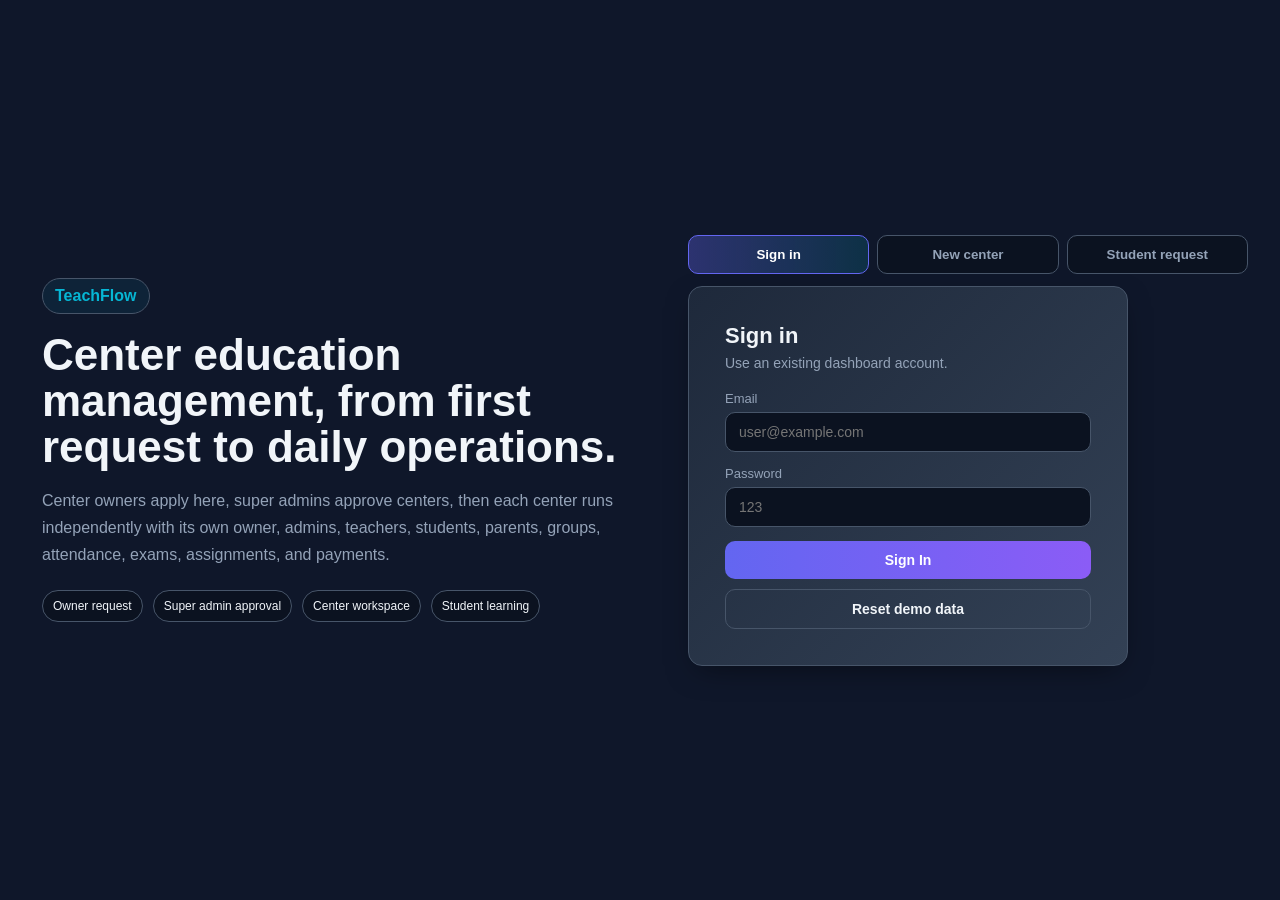
<file: Center Education Management/wwwroot/ecmp/index.html>
<!DOCTYPE html>
<html lang="en">
<head>
<meta charset="UTF-8">
<title>TeachFlow</title>
<meta name="viewport" content="width=device-width,initial-scale=1">
<link rel="stylesheet" href="css/style.css">
</head>
<body>
<div class="auth-shell">
  <section class="auth-hero">
    <div class="brand-mark">TeachFlow</div>
    <h1>Center education management, from first request to daily operations.</h1>
    <p>Center owners apply here, super admins approve centers, then each center runs independently with its own owner, admins, teachers, students, parents, groups, attendance, exams, assignments, and payments.</p>
    <div class="auth-flow">
      <span>Owner request</span>
      <span>Super admin approval</span>
      <span>Center workspace</span>
      <span>Student learning</span>
    </div>
  </section>

  <section class="auth-panel">
    <div class="auth-tabs">
      <button class="auth-tab active" data-auth-tab="login">Sign in</button>
      <button class="auth-tab" data-auth-tab="owner">New center</button>
      <button class="auth-tab" data-auth-tab="student">Student request</button>
    </div>

    <div class="auth-card pane active" id="pane-login">
      <h2>Sign in</h2>
      <p class="sub">Use an existing dashboard account.</p>
      <div class="field"><label>Email</label><input id="email" class="input" placeholder="user@example.com"></div>
      <div class="field"><label>Password</label><input id="password" type="password" class="input" placeholder="123"></div>
      <button class="btn full" id="btnLogin">Sign In</button>
      <button class="btn ghost full" id="resetDemo" style="margin-top:10px">Reset demo data</button>
    </div>

    <div class="auth-card pane" id="pane-owner">
      <h2>Request a center</h2>
      <p class="sub">This request appears for the super admin to approve or reject.</p>
      <div class="grid-2">
        <div class="field"><label>Center name</label><input id="orCenter" class="input" placeholder="Bright Future Center"></div>
        <div class="field"><label>Owner name</label><input id="orOwner" class="input" placeholder="Ahmed Ali"></div>
        <div class="field"><label>Owner email</label><input id="orEmail" class="input" type="email" placeholder="owner@example.com"></div>
        <div class="field"><label>Phone</label><input id="orPhone" class="input" placeholder="01000000000"></div>
        <div class="field"><label>City</label><input id="orCity" class="input" placeholder="Cairo"></div>
        <div class="field"><label>Address</label><input id="orAddress" class="input" placeholder="Street, area"></div>
      </div>
      <button class="btn full" id="btnOwnerRequest">Send center request</button>
    </div>

    <div class="auth-card pane" id="pane-student">
      <h2>Student registration</h2>
      <p class="sub">The selected center admin will receive this as a student lead.</p>
      <div class="grid-2">
        <div class="field"><label>Student name</label><input id="srName" class="input" placeholder="Student full name"></div>
        <div class="field"><label>Phone</label><input id="srPhone" class="input" placeholder="01000000000"></div>
        <div class="field"><label>Email</label><input id="srEmail" class="input" type="email" placeholder="student@example.com"></div>
        <div class="field"><label>Parent phone</label><input id="srParentPhone" class="input" placeholder="Parent phone"></div>
        <div class="field"><label>Stage</label><input id="srStage" class="input" placeholder="Secondary 3"></div>
        <div class="field"><label>Subject</label><input id="srSubject" class="input" placeholder="Mathematics"></div>
      </div>
      <div class="field"><label>Center</label><select id="srCenter"></select></div>
      <button class="btn full" id="btnStudentRequest">Send student request</button>
    </div>
  </section>
</div>

<script src="js/app.js"></script>
<script>
const dash = {
  super_admin: 'dashboards/super-admin.html',
  center_owner: 'dashboards/center-owner.html',
  center_admin: 'dashboards/center-admin.html',
  teacher: 'dashboards/teacher.html',
  assistant: 'dashboards/assistant.html',
  student: 'dashboards/student.html',
  parent: 'dashboards/parent.html',
};

function showPane(name){
  document.querySelectorAll('.auth-tab').forEach(b=>b.classList.toggle('active', b.dataset.authTab===name));
  document.querySelectorAll('.pane').forEach(p=>p.classList.remove('active'));
  document.getElementById('pane-'+name).classList.add('active');
}

function fillCenters(){
  const d = DB.get();
  document.getElementById('srCenter').innerHTML = d.centers
    .filter(c=>String(c.status).toLowerCase()==='active')
    .map(c=>`<option value="${c.id}">${c.name} - ${c.city || ''}</option>`)
    .join('') || '<option value="">No active centers yet</option>';
}

document.querySelectorAll('.auth-tab').forEach(b=> b.onclick = ()=> showPane(b.dataset.authTab));
fillCenters();

document.getElementById('btnLogin').onclick = ()=>{
  const email = document.getElementById('email').value.trim();
  const pwd = document.getElementById('password').value;
  if(!email||!pwd) return UI.toast('Enter email & password','error');
  const u = Auth.login(email, pwd);
  if(!u) return UI.toast('Invalid credentials','error');
  UI.toast('Welcome '+u.name);
  setTimeout(()=> window.location.href = dash[u.role] || 'index.html', 500);
};

document.getElementById('btnOwnerRequest').onclick = ()=>{
  const d = DB.get();
  const centerName = document.getElementById('orCenter').value.trim();
  const ownerName = document.getElementById('orOwner').value.trim();
  const ownerEmail = document.getElementById('orEmail').value.trim();
  const contactPhone = document.getElementById('orPhone').value.trim();
  const city = document.getElementById('orCity').value.trim();
  const address = document.getElementById('orAddress').value.trim();
  if(!centerName || !ownerName || !ownerEmail || !contactPhone || !city || !address) return UI.toast('Complete the center request form','error');
  d.centerRequests.push({
    id: Date.now(), centerName, ownerName, ownerEmail, contactPhone, city, address,
    state: 'waiting', createdAt: new Date().toISOString().slice(0,10)
  });
  DB.commit();
  UI.toast('Request sent to super admin');
  ['orCenter','orOwner','orEmail','orPhone','orCity','orAddress'].forEach(id=>document.getElementById(id).value='');
  showPane('login');
};

document.getElementById('btnStudentRequest').onclick = ()=>{
  const d = DB.get();
  const centerId = +document.getElementById('srCenter').value;
  const name = document.getElementById('srName').value.trim();
  const phone = document.getElementById('srPhone').value.trim();
  const email = document.getElementById('srEmail').value.trim();
  const parentPhone = document.getElementById('srParentPhone').value.trim();
  const stage = document.getElementById('srStage').value.trim();
  const subject = document.getElementById('srSubject').value.trim();
  if(!centerId || !name || !phone || !stage || !subject) return UI.toast('Complete the student request form','error');
  d.studentLeads.push({
    id: Date.now(), name, phone, email, parentPhone, stage, subject,
    status: 'new', centerId, createdAt: new Date().toISOString().slice(0,10)
  });
  DB.commit();
  UI.toast('Student request sent to center admin');
  ['srName','srPhone','srEmail','srParentPhone','srStage','srSubject'].forEach(id=>document.getElementById(id).value='');
  showPane('login');
};

document.getElementById('resetDemo').onclick = ()=>{
  UI.confirm('Reset all demo data?', ()=>{
    DB.reset();
    UI.toast('Demo data reset');
    setTimeout(()=>location.reload(), 400);
  });
};
</script>
</body>
</html>
</file>
<file: Center Education Management/wwwroot/ecmp/css/style.css>
:root{
  --bg:#0f172a; --panel:#1e293b; --panel2:#334155; --line:#475569;
  --text:#f1f5f9; --muted:#94a3b8;
  --primary:#6366f1; --primary-2:#8b5cf6; --accent:#06b6d4;
  --success:#10b981; --warn:#f59e0b; --danger:#ef4444;
  --radius:14px; --shadow:0 10px 30px -10px rgba(0,0,0,.5);
}
*{box-sizing:border-box}
html,body{margin:0;padding:0;background:var(--bg);color:var(--text);font-family:'Segoe UI',Tahoma,sans-serif;min-height:100vh}
a{color:var(--accent);text-decoration:none}
button{font-family:inherit;cursor:pointer;border:0}
.container{max-width:1280px;margin:0 auto;padding:24px}
.row{display:flex;gap:16px;flex-wrap:wrap}
.center{display:flex;align-items:center;justify-content:center;min-height:100vh;padding:24px}
.auth-shell{min-height:100vh;display:grid;grid-template-columns:minmax(320px,1fr) minmax(360px,560px);gap:28px;align-items:center;padding:32px;max-width:1280px;margin:0 auto}
.auth-hero{padding:20px 10px}
.brand-mark{display:inline-flex;padding:8px 12px;border:1px solid var(--line);border-radius:999px;color:var(--accent);font-weight:700;margin-bottom:18px;background:rgba(6,182,212,.08)}
.auth-hero h1{font-size:44px;line-height:1.05;margin:0 0 16px;max-width:740px}
.auth-hero p{color:var(--muted);font-size:16px;line-height:1.7;max-width:680px;margin:0}
.auth-flow{display:flex;gap:10px;flex-wrap:wrap;margin-top:22px}
.auth-flow span{padding:8px 10px;border:1px solid var(--line);border-radius:999px;background:#0b1220;color:var(--text);font-size:12px}
.auth-panel{width:100%}
.auth-tabs{display:grid;grid-template-columns:repeat(3,1fr);gap:8px;margin-bottom:12px}
.auth-tab{padding:11px 10px;border-radius:10px;background:#0b1220;border:1px solid var(--line);color:var(--muted);font-weight:700}
.auth-tab.active{background:linear-gradient(90deg,rgba(99,102,241,.35),rgba(6,182,212,.16));color:#fff;border-color:var(--primary)}
.pane{display:none;max-width:none}
.pane.active{display:block}
.auth-card h2{margin:0 0 6px;font-size:22px}
@media(max-width:900px){.auth-shell{grid-template-columns:1fr;padding:20px}.auth-hero h1{font-size:34px}}

/* AUTH */
.auth-card{background:linear-gradient(135deg,var(--panel),var(--panel2));border-radius:var(--radius);padding:36px;width:100%;max-width:440px;box-shadow:var(--shadow);border:1px solid var(--line)}
.auth-card h1{margin:0 0 6px;font-size:26px;background:linear-gradient(90deg,var(--primary),var(--accent));-webkit-background-clip:text;background-clip:text;color:transparent}
.auth-card p.sub{color:var(--muted);margin:0 0 20px;font-size:14px}
.field{margin-bottom:14px}
.field label{display:block;font-size:13px;color:var(--muted);margin-bottom:6px}
.input,select,textarea{width:100%;padding:11px 13px;border-radius:10px;background:#0b1220;border:1px solid var(--line);color:var(--text);font-size:14px;outline:none;transition:.2s}
.input:focus,select:focus,textarea:focus{border-color:var(--primary);box-shadow:0 0 0 3px rgba(99,102,241,.25)}
.btn{padding:11px 18px;border-radius:10px;background:linear-gradient(90deg,var(--primary),var(--primary-2));color:#fff;font-weight:600;font-size:14px;transition:.2s;display:inline-flex;align-items:center;gap:6px}
.btn:hover{transform:translateY(-1px);box-shadow:0 8px 20px -8px var(--primary)}
.btn.full{width:100%;justify-content:center}
.btn.ghost{background:transparent;border:1px solid var(--line);color:var(--text)}
.btn.success{background:var(--success)}
.btn.warn{background:var(--warn)}
.btn.danger{background:var(--danger)}
.btn.sm{padding:6px 10px;font-size:12px}

/* DASHBOARD LAYOUT */
.layout{display:flex;min-height:100vh}
.sidebar{width:260px;background:var(--panel);border-right:1px solid var(--line);padding:20px 0;display:flex;flex-direction:column}
.brand{padding:0 20px 20px;border-bottom:1px solid var(--line);margin-bottom:14px}
.brand h2{margin:0;font-size:18px;background:linear-gradient(90deg,var(--primary),var(--accent));-webkit-background-clip:text;background-clip:text;color:transparent}
.brand small{color:var(--muted);font-size:12px}
.nav{display:flex;flex-direction:column;gap:2px;padding:0 10px;flex:1}
.nav a{padding:10px 14px;border-radius:8px;color:var(--text);font-size:14px;display:flex;align-items:center;gap:10px;transition:.15s}
.nav a:hover{background:var(--panel2)}
.nav a.active{background:linear-gradient(90deg,rgba(99,102,241,.3),rgba(139,92,246,.15));color:#fff}
.sidebar .logout{margin:10px;padding:10px;border-radius:8px;background:#0b1220;color:var(--danger);text-align:center;border:1px solid var(--line)}
.main{flex:1;display:flex;flex-direction:column;background:var(--bg);overflow:hidden}
.topbar{padding:16px 28px;border-bottom:1px solid var(--line);display:flex;justify-content:space-between;align-items:center;background:var(--panel)}
.topbar h1{margin:0;font-size:20px}
.user-chip{display:flex;align-items:center;gap:10px;color:var(--muted);font-size:13px}
.avatar{width:36px;height:36px;border-radius:50%;background:linear-gradient(135deg,var(--primary),var(--accent));display:flex;align-items:center;justify-content:center;font-weight:700;color:#fff}
.content{flex:1;padding:24px 28px;overflow:auto}
.page{display:none}
.page.active{display:block;animation:fade .2s}
@keyframes fade{from{opacity:0;transform:translateY(4px)}to{opacity:1}}

/* CARDS */
.card{background:var(--panel);border:1px solid var(--line);border-radius:var(--radius);padding:20px;margin-bottom:16px}
.card h3{margin:0 0 14px;font-size:16px}
.stats{display:grid;grid-template-columns:repeat(auto-fit,minmax(190px,1fr));gap:14px;margin-bottom:18px}
.stat{background:linear-gradient(135deg,var(--panel),var(--panel2));border:1px solid var(--line);border-radius:var(--radius);padding:18px}
.stat .lbl{color:var(--muted);font-size:13px}
.stat .val{font-size:26px;font-weight:700;margin-top:4px;background:linear-gradient(90deg,var(--primary),var(--accent));-webkit-background-clip:text;background-clip:text;color:transparent}
.stat .delta{font-size:12px;color:var(--success);margin-top:4px}

/* TABLE */
table{width:100%;border-collapse:collapse;font-size:14px}
th,td{padding:12px;text-align:start;border-bottom:1px solid var(--line)}
th{color:var(--muted);font-weight:600;font-size:12px;text-transform:uppercase;letter-spacing:.5px}
tbody tr:hover{background:rgba(99,102,241,.06)}
.badge{padding:4px 10px;border-radius:20px;font-size:11px;font-weight:600;display:inline-block}
.badge.green{background:rgba(16,185,129,.15);color:var(--success)}
.badge.amber{background:rgba(245,158,11,.15);color:var(--warn)}
.badge.red{background:rgba(239,68,68,.15);color:var(--danger)}
.badge.blue{background:rgba(99,102,241,.15);color:var(--primary)}

/* FORM GRID */
.grid-2{display:grid;grid-template-columns:1fr 1fr;gap:14px}
.grid-3{display:grid;grid-template-columns:repeat(3,1fr);gap:14px}
@media(max-width:720px){.grid-2,.grid-3{grid-template-columns:1fr}.sidebar{width:80px}.sidebar .nav a span{display:none}.brand h2,.brand small{display:none}}

/* MODAL */
.modal-bg{position:fixed;inset:0;background:rgba(0,0,0,.7);display:none;align-items:center;justify-content:center;z-index:50;padding:20px}
.modal-bg.show{display:flex}
.modal{background:var(--panel);border:1px solid var(--line);border-radius:var(--radius);padding:24px;max-width:520px;width:100%;max-height:90vh;overflow:auto}
.modal h3{margin-top:0}
.modal .close{float:right;background:transparent;color:var(--muted);font-size:20px}

/* TOAST */
.toast{position:fixed;bottom:24px;right:24px;background:var(--panel);border:1px solid var(--success);color:var(--text);padding:14px 20px;border-radius:10px;box-shadow:var(--shadow);z-index:100;display:none;animation:slideIn .3s}
.toast.show{display:block}
.toast.error{border-color:var(--danger)}
@keyframes slideIn{from{transform:translateX(100%);opacity:0}to{transform:translateX(0);opacity:1}}

/* LANDING ROLES */
.roles{display:grid;grid-template-columns:repeat(auto-fit,minmax(160px,1fr));gap:10px;margin-top:14px}
.role-btn{padding:14px;border-radius:10px;background:#0b1220;border:1px solid var(--line);color:var(--text);font-size:13px;text-align:center;cursor:pointer;transition:.15s}
.role-btn:hover{border-color:var(--primary);transform:translateY(-2px)}
.role-btn .ic{font-size:24px;display:block;margin-bottom:6px}

/* QR */
.qr-box{background:#fff;padding:20px;border-radius:12px;display:inline-block}
.qr-box svg{display:block}

/* CHECKBOX */
.check{display:flex;align-items:center;gap:8px;padding:8px;background:#0b1220;border-radius:8px;font-size:13px}
.check input{accent-color:var(--primary)}

/* CONTENT LIBRARY */
.content-grid{display:grid;grid-template-columns:repeat(auto-fill,minmax(250px,1fr));gap:14px}
.content-card{background:#0b1220;border:1px solid var(--line);border-radius:12px;padding:16px;display:flex;flex-direction:column;gap:10px;transition:.15s}
.content-card:hover{border-color:var(--primary);transform:translateY(-2px);box-shadow:0 8px 20px -10px rgba(0,0,0,.5)}
.cc-icon{font-size:28px;line-height:1}
.cc-body h4{margin:0 0 4px;font-size:15px}
.cc-desc{margin:0;color:var(--muted);font-size:12.5px;line-height:1.4;display:-webkit-box;-webkit-line-clamp:2;-webkit-box-orient:vertical;overflow:hidden}
.cc-meta{display:flex;align-items:center;justify-content:space-between;gap:8px;font-size:11.5px;color:var(--muted);margin-top:2px;flex-wrap:wrap}
.cc-actions{display:flex;gap:8px;margin-top:auto}
.cc-actions .btn{flex:1;justify-content:center}
.cc-actions .btn.ghost{flex:0 0 auto;padding:8px 12px}

/* FILE DROPZONE (upload from device) */
.dropzone{border:2px dashed var(--line);border-radius:12px;padding:22px 14px;text-align:center;cursor:pointer;transition:.15s;background:#0b1220}
.dropzone:hover,.dropzone.drag{border-color:var(--primary);background:rgba(99,102,241,.08)}
.dropzone .dz-icon{font-size:26px;display:block;margin-bottom:6px}
.dropzone p{margin:0 0 4px;font-size:13px}
.dropzone small{color:var(--muted);font-size:11px}

/* PRICING */
.plans{display:grid;grid-template-columns:repeat(auto-fit,minmax(220px,1fr));gap:16px}
.plan{background:linear-gradient(135deg,var(--panel),var(--panel2));border:1px solid var(--line);border-radius:var(--radius);padding:24px;text-align:center}
.plan.popular{border-color:var(--primary);position:relative}
.plan.popular::before{content:'POPULAR';position:absolute;top:-10px;right:14px;background:var(--primary);color:#fff;padding:3px 10px;border-radius:10px;font-size:10px;font-weight:700}
.plan h4{margin:0;font-size:20px}
.plan .price{font-size:34px;font-weight:700;margin:10px 0;background:linear-gradient(90deg,var(--primary),var(--accent));-webkit-background-clip:text;background-clip:text;color:transparent}
.plan ul{list-style:none;padding:0;margin:14px 0;text-align:start;color:var(--muted);font-size:13px}
.plan li{padding:6px 0;border-bottom:1px solid var(--line)}
.plan li::before{content:'✓ ';color:var(--success);font-weight:700}
</file>
